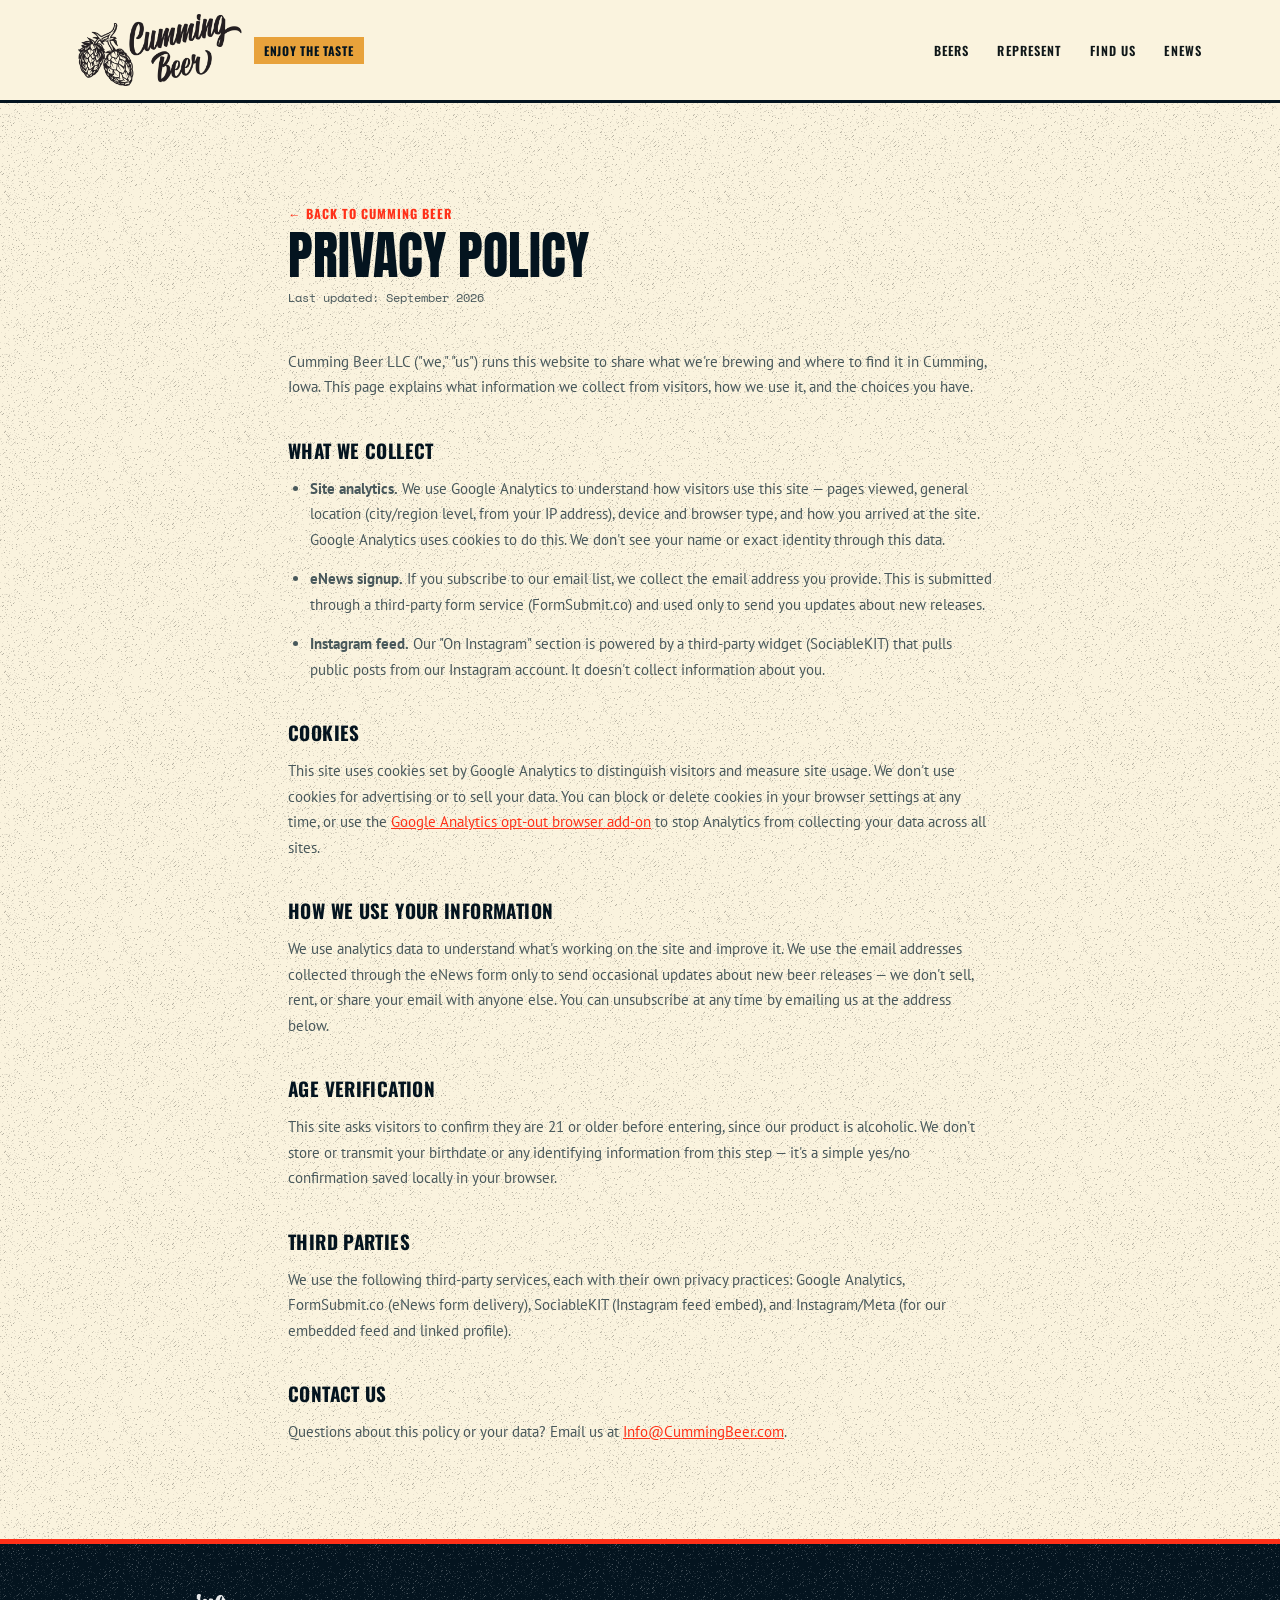
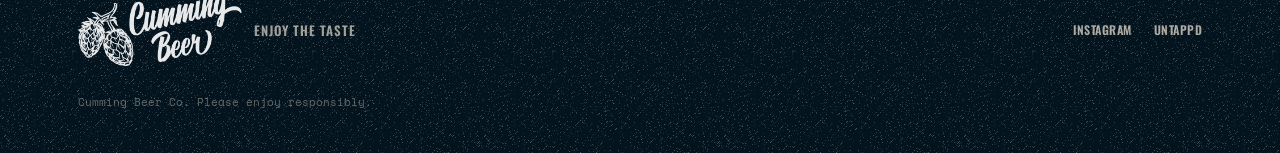
<file: privacy.html>
<!DOCTYPE html>
<html lang="en">
<head>
<meta charset="UTF-8">
<meta name="viewport" content="width=device-width, initial-scale=1.0">
<title>Privacy Policy | Cumming Beer Co.</title>
<meta name="description" content="Privacy policy for the Cumming Beer Co. website: what we collect, how we use it, and your choices.">
<link rel="canonical" href="https://cummingbeer.com/privacy.html">
<meta name="robots" content="noindex">
<link rel="icon" type="image/png" href="images/favicon.png">
<link rel="apple-touch-icon" href="images/favicon.png">
<link rel="stylesheet" href="css/style.css">
<link rel="stylesheet" href="https://fonts.googleapis.com/css2?family=Anton&family=Rye&family=Oswald:wght@500;600;700&family=PT+Sans:wght@400;700&family=Space+Mono:wght@400;700&family=Jost:wght@500&family=Caveat:wght@600;700&display=swap">
<style>
  .legal-wrap{max-width:760px;margin:0 auto;padding:100px 28px 80px;}
  .legal-wrap h1{font-family:'Anton',sans-serif;font-weight:400;text-transform:uppercase;font-size:clamp(32px,5.6vw,52px);line-height:0.95;margin:0 0 8px;color:var(--navy);}
  :root[data-theme="dark"] .legal-wrap h1{color:var(--ink);}
  @media (prefers-color-scheme:dark){ :root:not([data-theme="light"]) .legal-wrap h1{color:var(--ink);} }
  .legal-wrap .updated{font-family:'Space Mono',monospace;font-size:12px;color:var(--ink-soft);margin:0 0 40px;}
  .legal-wrap h2{font-family:'Oswald',sans-serif;font-weight:700;font-size:19px;text-transform:uppercase;letter-spacing:0.02em;margin:36px 0 12px;color:var(--navy);}
  :root[data-theme="dark"] .legal-wrap h2{color:var(--ink);}
  @media (prefers-color-scheme:dark){ :root:not([data-theme="light"]) .legal-wrap h2{color:var(--ink);} }
  .legal-wrap p, .legal-wrap li{font-size:15px;line-height:1.7;color:var(--ink-soft);margin:0 0 14px;}
  .legal-wrap ul{margin:0 0 14px;padding-left:22px;}
  .legal-wrap a{color:var(--red);}
  .legal-wrap .back{display:inline-block;margin-bottom:8px;font-family:'Oswald',sans-serif;font-weight:700;font-size:12.5px;letter-spacing:0.08em;text-transform:uppercase;text-decoration:none;color:var(--red);}
</style>
</head>
<body>

<nav>
  <div class="nav-row">
    <a class="brand" href="index.html">
      <img src="images/logo-nav.png" alt="Cumming Beer">
      <span class="brand-tagline">Enjoy the Taste</span>
    </a>
    <ul class="nav-links">
      <li><a href="index.html#beers">Beers</a></li>
      <li><a href="index.html#represent">Represent</a></li>
      <li><a href="index.html#find-us">Find Us</a></li>
      <li><a href="index.html#news">eNews</a></li>
    </ul>
  </div>
</nav>

<div class="legal-wrap">
  <a class="back" href="index.html">&larr; Back to Cumming Beer</a>
  <h1>Privacy Policy</h1>
  <p class="updated">Last updated: September 2026</p>

  <p>Cumming Beer LLC ("we," "us") runs this website to share what we're brewing and where to find it in Cumming, Iowa. This page explains what information we collect from visitors, how we use it, and the choices you have.</p>

  <h2>What we collect</h2>
  <ul>
    <li><strong>Site analytics.</strong> We use Google Analytics to understand how visitors use this site &mdash; pages viewed, general location (city/region level, from your IP address), device and browser type, and how you arrived at the site. Google Analytics uses cookies to do this. We don't see your name or exact identity through this data.</li>
    <li><strong>eNews signup.</strong> If you subscribe to our email list, we collect the email address you provide. This is submitted through a third-party form service (FormSubmit.co) and used only to send you updates about new releases.</li>
    <li><strong>Instagram feed.</strong> Our "On Instagram" section is powered by a third-party widget (SociableKIT) that pulls public posts from our Instagram account. It doesn't collect information about you.</li>
  </ul>

  <h2>Cookies</h2>
  <p>This site uses cookies set by Google Analytics to distinguish visitors and measure site usage. We don't use cookies for advertising or to sell your data. You can block or delete cookies in your browser settings at any time, or use the <a href="https://tools.google.com/dlpage/gaoptout" target="_blank" rel="noopener">Google Analytics opt-out browser add-on</a> to stop Analytics from collecting your data across all sites.</p>

  <h2>How we use your information</h2>
  <p>We use analytics data to understand what's working on the site and improve it. We use the email addresses collected through the eNews form only to send occasional updates about new beer releases &mdash; we don't sell, rent, or share your email with anyone else. You can unsubscribe at any time by emailing us at the address below.</p>

  <h2>Age verification</h2>
  <p>This site asks visitors to confirm they are 21 or older before entering, since our product is alcoholic. We don't store or transmit your birthdate or any identifying information from this step &mdash; it's a simple yes/no confirmation saved locally in your browser.</p>

  <h2>Third parties</h2>
  <p>We use the following third-party services, each with their own privacy practices: Google Analytics, FormSubmit.co (eNews form delivery), SociableKIT (Instagram feed embed), and Instagram/Meta (for our embedded feed and linked profile).</p>

  <h2>Contact us</h2>
  <p>Questions about this policy or your data? Email us at <a href="mailto:Info@CummingBeer.com">Info@CummingBeer.com</a>.</p>
</div>

<footer>
  <div class="wrap">
    <div class="foot-row">
      <div class="foot-brand">
        <img src="images/logo-nav.png" alt="Cumming Beer Co.">
        <span class="foot-tagline">Enjoy the Taste</span>
      </div>
      <ul class="foot-links">
        <li><a href="https://www.instagram.com/cummingbeer" target="_blank" rel="noopener">Instagram</a></li>
        <li><a href="https://untappd.com/CummingBeerLLC" target="_blank" rel="noopener">Untappd</a></li>
      </ul>
    </div>
    <p class="foot-copy">Cumming Beer Co. Please enjoy responsibly.</p>
  </div>
</footer>

</body>
</html>
</file>
<file: css/style.css>
:root{
    --navy:#04141F;
    --navy-deep:#010B11;
    --red:#FF3018;
    --red-deep:#C4210D;
    --gold:#E8A23B;
    --cream:#F4E5AE;
    --paper:#FAF3DE;
    --ink:#0F1719;
    --ink-soft:#48585B;
    --line:rgba(4,20,31,0.2);
    --card:#FFFFFF;
  }
  @media (prefers-color-scheme: dark){
    :root:not([data-theme="light"]){
      --paper:#0C1712;
      --card:#16231D;
      --ink:#F1EADA;
      --ink-soft:#A9B8AE;
      --line:rgba(241,234,218,0.18);
      --cream:#2A3B2E;
    }
  }
  :root[data-theme="dark"]{
    --paper:#0C1712;
    --card:#16231D;
    --ink:#F1EADA;
    --ink-soft:#A9B8AE;
    --line:rgba(241,234,218,0.18);
    --cream:#2A3B2E;
  }

  *{box-sizing:border-box;}
  .sr-only{position:absolute;width:1px;height:1px;padding:0;margin:-1px;overflow:hidden;clip:rect(0,0,0,0);white-space:nowrap;border:0;}
  html{scroll-behavior:smooth;}
  body{
    margin:0;
    background:var(--paper);
    background-image:url(../images/grain-dark.png);
    background-repeat:repeat;
    color:var(--ink);
    font-family:'PT Sans','Segoe UI',Arial,sans-serif;
    -webkit-font-smoothing:antialiased;
    overflow-x:hidden;
  }
  @media (prefers-color-scheme: dark){ :root:not([data-theme="light"]) body{background-image:url(../images/grain-light.png);} }
  :root[data-theme="dark"] body{background-image:url(../images/grain-light.png);}
  ::selection{background:var(--red);color:#fff;}
  img{max-width:100%;display:block;}
  a{color:inherit;}
  .wrap{max-width:1180px;margin:0 auto;padding:0 28px;position:relative;z-index:1;}
  section{padding:100px 0;}
  @media (max-width:640px){ section{padding:64px 0;} }

  .eyebrow{
    display:inline-block;
    font-family:'Oswald',sans-serif;
    font-weight:700;
    font-size:11.5px;
    letter-spacing:0.14em;
    text-transform:uppercase;
    color:#fff;
    background:var(--red);
    padding:5px 12px 4px;
    transform:skew(-9deg);
    margin:0 0 20px;
  }
  .eyebrow span{display:inline-block;transform:skew(9deg);}
  h2.head{
    font-family:'Anton',sans-serif;
    font-weight:400;
    text-transform:uppercase;
    letter-spacing:0.005em;
    font-size:clamp(38px,6.4vw,78px);
    line-height:0.9;
    margin:0 0 18px;
    text-wrap:balance;
    color:var(--navy);
  }
  :root[data-theme="dark"] h2.head{color:var(--ink);}
  @media (prefers-color-scheme:dark){ :root:not([data-theme="light"]) h2.head{color:var(--ink);} }
  h2.head.pop{
    color:var(--paper);
    -webkit-text-stroke:2px var(--navy);
    text-shadow:5px 5px 0 var(--red);
  }
  :root[data-theme="dark"] h2.head.pop{color:var(--ink);-webkit-text-stroke:2px var(--paper);}
  .lede{
    font-size:16.5px;
    line-height:1.7;
    color:var(--ink-soft);
    max-width:56ch;
    margin:0 0 40px;
  }
  .script{font-family:'Caveat',cursive;}

  /* ---------- Nav ---------- */
  nav{
    position:sticky;
    top:0;
    z-index:40;
    background:var(--paper);
    border-bottom:3px solid var(--navy);
  }
  :root[data-theme="dark"] nav{background:var(--paper);border-bottom-color:var(--ink);}
  @media (prefers-color-scheme:dark){ :root:not([data-theme="light"]) nav{background:var(--paper);border-bottom-color:var(--ink);} }
  .nav-row{
    display:flex;
    align-items:center;
    justify-content:space-between;
    padding:14px 28px;
    max-width:1180px;
    margin:0 auto;
  }
  .brand{
    display:flex;
    align-items:center;
    gap:12px;
    text-decoration:none;
  }
  .brand img{height:72px;width:auto;display:block;}
  :root[data-theme="dark"] .brand img{filter:invert(1) brightness(1.2);}
  @media (prefers-color-scheme:dark){ :root:not([data-theme="light"]) .brand img{filter:invert(1) brightness(1.2);} }
  .brand-tagline{
    display:inline-block;
    font-family:'Oswald',sans-serif;
    font-weight:700;
    font-size:12px;
    letter-spacing:0.06em;
    text-transform:uppercase;
    color:var(--navy);
    background:var(--gold);
    padding:5px 10px;
  }
  .nav-links{
    display:flex;
    gap:28px;
    list-style:none;
    margin:0;
    padding:0;
    font-family:'Oswald',sans-serif;
    font-weight:600;
    font-size:12.5px;
    letter-spacing:0.09em;
    text-transform:uppercase;
  }
  .nav-links a{text-decoration:none;border-bottom:3px solid transparent;padding-bottom:4px;}
  .nav-links a:hover{border-color:var(--red);color:var(--red);}
  @media (max-width:640px){ .nav-links{display:none;} }

  /* ---------- Hero ---------- */
  .hero{
    position:relative;
    background:var(--navy);
    overflow:hidden;
  }
  @media (max-width:860px){ .hero{display:flex;flex-direction:column;} }
  .hero-copy{
    position:relative;
    z-index:1;
    width:50%;
    display:flex;
    flex-direction:column;
    justify-content:center;
    padding:320px 52px;
    background:var(--navy);
    background-image:url(../images/grain-light.png);
    background-repeat:repeat;
    clip-path:polygon(0 0,100% 0,88% 100%,0 100%);
  }
  @media (max-width:860px){ .hero-copy{width:100%;padding:64px 28px 44px;clip-path:none;} }
  .hero .eyebrow{margin-bottom:22px;}
  .hero h1{
    font-family:'Anton',sans-serif;
    font-weight:400;
    text-transform:uppercase;
    font-size:clamp(56px,9.2vw,118px);
    line-height:0.86;
    margin:0 0 20px;
    color:#FAF3DE;
    text-wrap:balance;
  }
  .hero .tagline{
    display:inline-block;
    font-family:'Oswald',sans-serif;
    font-weight:700;
    font-size:15px;
    letter-spacing:0.06em;
    text-transform:uppercase;
    color:var(--navy);
    background:var(--gold);
    padding:8px 16px;
    transform:rotate(-3deg);
    margin:0 0 28px;
    width:fit-content;
  }
  .hero p.desc{
    font-size:16.5px;
    line-height:1.7;
    color:rgba(250,243,222,0.82);
    max-width:64ch;
    margin:0 0 34px;
    text-wrap:pretty;
  }
  .hero-ctas{display:flex;gap:14px;flex-wrap:wrap;}
  .btn{
    font-family:'Oswald',sans-serif;
    font-weight:700;
    font-size:13px;
    letter-spacing:0.08em;
    text-transform:uppercase;
    text-decoration:none;
    padding:15px 28px;
    border-radius:2px;
    display:inline-block;
    border:2.5px solid var(--red);
  }
  .btn.solid{background:var(--red);border-color:var(--red);color:#fff;}
  .btn.outline{color:#FAF3DE;border-color:#FAF3DE;}
  .btn.outline:hover{background:#FAF3DE;color:var(--navy);}
  .btn.solid:hover{background:var(--red-deep);border-color:var(--red-deep);}

  .hero-photo{
    position:absolute;
    top:0;
    right:0;
    bottom:0;
    width:50%;
    overflow:hidden;
  }
  .hero-photo img{
    width:100%;
    height:100%;
    object-fit:cover;
    object-position:45% 50%;
  }
  @media (max-width:860px){ .hero-photo{position:static;width:100%;height:300px;order:-1;} }
  .hero-photo .cap{
    position:absolute;
    left:16px;
    bottom:14px;
    font-family:'Space Mono',monospace;
    font-size:10.5px;
    letter-spacing:0.04em;
    color:#fff;
    background:var(--red);
    padding:5px 11px;
  }

  /* ---------- Beer lineup ---------- */
  .beer-grid{
    display:grid;
    grid-template-columns:repeat(4,1fr);
    gap:12px;
  }
  @media (max-width:920px){ .beer-grid{grid-template-columns:repeat(2,1fr);} }
  @media (max-width:520px){ .beer-grid{grid-template-columns:1fr;} }
  .beer-card{
    position:relative;
    background:var(--card);
    border:2.5px solid var(--navy);
    border-radius:0;
    overflow:hidden;
    cursor:pointer;
    text-align:left;
    padding:0;
    font:inherit;
    color:inherit;
    box-shadow:7px 7px 0 var(--line);
    transition:transform 0.18s ease, box-shadow 0.18s ease;
  }
  :root[data-theme="dark"] .beer-card{border-color:var(--ink);}
  @media (prefers-color-scheme:dark){ :root:not([data-theme="light"]) .beer-card{border-color:var(--ink);} }
  .beer-card:hover{transform:translate(-4px,-6px) rotate(-0.6deg);box-shadow:11px 11px 0 var(--accent, var(--red));}
  .beer-card:focus-visible{outline:2px solid var(--red);outline-offset:3px;}
  .beer-card.beer-card--free{
    background:transparent;
    border:none;
    box-shadow:none;
    display:flex;flex-direction:column;
  }
  .beer-card.beer-card--free:hover{
    transform:translateY(-5px);
    box-shadow:none;
  }
  .can-stage-wrap{
    display:flex;align-items:flex-end;justify-content:center;
    height:280px;
    padding:10px 0 18px;
  }
  .can-stage-wrap .can-stage{height:100%;}
  .beer-visual{
    display:flex;align-items:flex-end;justify-content:center;
    height:390px;
    padding:12px 0 16px;
  }
  .beer-visual img{max-height:100%;max-width:96%;width:auto;object-fit:contain;
    filter:drop-shadow(0 16px 18px rgba(0,0,0,0.32));transition:transform 0.3s ease;}
  .beer-card--free:hover .beer-visual img{transform:scale(1.05) translateY(-3px);}
  .beer-card--free .beer-info{text-align:center;padding:0 6px 4px;}
  .beer-thumb{
    position:relative;
    aspect-ratio:4/3;
    overflow:hidden;
    border-bottom:2.5px solid var(--navy);
  }
  :root[data-theme="dark"] .beer-thumb{border-color:var(--ink);}
  @media (prefers-color-scheme:dark){ :root:not([data-theme="light"]) .beer-thumb{border-color:var(--ink);} }
  .beer-thumb img{width:100%;height:100%;object-fit:cover;transition:transform 0.3s ease;}
  .beer-card:hover .beer-thumb img{transform:scale(1.06);}
  .beer-tape{
    position:absolute;
    width:58px;height:22px;
    background:rgba(244,229,174,0.9);
    top:-8px;left:14px;
    transform:rotate(-6deg);
    box-shadow:0 1px 2px rgba(0,0,0,0.18);
    z-index:2;
  }
  .beer-info{padding:18px 18px 22px;}
  .beer-info .style{
    font-family:'Space Mono',monospace;
    font-size:11px;
    letter-spacing:0.08em;
    text-transform:uppercase;
    color:var(--accent, var(--ink-soft));
    margin:0 0 6px;
  }
  .beer-info .name{
    font-family:'Anton',sans-serif;
    font-weight:400;
    font-size:23px;
    text-transform:uppercase;
    margin:0 0 8px;
    line-height:1.02;
  }
  .beer-info .abv{
    font-family:'Space Mono',monospace;
    font-weight:700;
    font-size:11.5px;
    color:var(--ink-soft);
  }

  /* ---------- Modal ---------- */
  .modal-backdrop{
    position:fixed;inset:0;z-index:100;
    background:rgba(4,20,31,0.72);
    backdrop-filter:blur(3px);
    display:flex;align-items:center;justify-content:center;
    padding:24px;
    opacity:0;pointer-events:none;
    transition:opacity 0.2s ease;
  }
  .modal-backdrop.open{opacity:1;pointer-events:auto;}
  .modal{
    background:var(--card);
    border-radius:0;
    border:3px solid var(--navy);
    max-width:520px;
    width:100%;
    max-height:90vh;
    overflow:auto;
    transform:translateY(14px) scale(0.98);
    transition:transform 0.2s ease;
  }
  :root[data-theme="dark"] .modal{border-color:var(--ink);}
  @media (prefers-color-scheme:dark){ :root:not([data-theme="light"]) .modal{border-color:var(--ink);} }
  .modal-backdrop.open .modal{transform:translateY(0) scale(1);}
  .modal-hero{
    position:relative;
    background:var(--accent, var(--navy));
    padding:38px 30px 30px;
    display:flex;
    align-items:center;
    justify-content:center;
    border-bottom:5px solid var(--accent, var(--red));
  }
  .modal img{max-width:62%;max-height:46vh;width:auto;height:auto;object-fit:contain;filter:drop-shadow(0 18px 24px rgba(0,0,0,0.35));}
  .modal-hero.photo-mode{padding:0;overflow:hidden;background:var(--navy);border-bottom:5px solid var(--accent, var(--red));}
  .modal-hero.photo-mode img{max-width:100%;max-height:none;width:100%;height:100%;object-fit:cover;filter:none;display:block;}
  .modal-hero.photo-mode::after{
    content:'';
    position:absolute;inset:0;
    background-image:url(../images/grain-dark.png);
    background-repeat:repeat;
    mix-blend-mode:multiply;
    opacity:0.55;
    pointer-events:none;
  }

  /* ---------- Can Spin (interactive) ---------- */
  .beer-thumb.can-thumb{
    display:flex;align-items:center;justify-content:center;
    background:var(--accent,#E1731D);
  }
  .beer-thumb.can-thumb img{width:auto;height:85%;object-fit:contain;filter:drop-shadow(0 12px 14px rgba(0,0,0,0.35));}
  .can-stage{
    position:relative;
    height:90%;
    aspect-ratio:196/430;
    cursor:grab;
    touch-action:pan-y;
    filter:drop-shadow(0 8px 10px rgba(0,0,0,0.4));
    -webkit-user-select:none;user-select:none;
  }
  .can-stage:active{cursor:grabbing;}
  .can-cap{
    position:absolute;left:5%;right:5%;top:0;height:9%;z-index:3;
    border-radius:50% 50% 3px 3px/70% 70% 3px 3px;
    background:linear-gradient(180deg,#b9bdc0 0%,#4a4d50 14%,#1c1e20 42%,#0a0b0c 75%,#000000 100%);
    box-shadow:inset 0 -3px 5px rgba(0,0,0,0.5), inset 0 2px 2px rgba(255,255,255,0.5);
  }
  .can-foot{
    position:absolute;left:6%;right:6%;bottom:0;height:6%;z-index:3;
    border-radius:3px 3px 40% 40%/3px 3px 100% 100%;
    background:linear-gradient(180deg,#000000 0%,#0d0e0f 50%,#2a2d30 78%,#6b6f73 100%);
    box-shadow:inset 0 3px 4px rgba(0,0,0,0.5), inset 0 -2px 2px rgba(255,255,255,0.3);
  }
  .can-body{
    position:absolute;left:0;right:0;top:7%;bottom:5%;z-index:1;
    overflow:hidden;background-repeat:repeat-x;background-size:auto 100%;background-position:0 0;
    background-color:#0d0e0f;
  }
  .can-shadow,.can-highlight{position:absolute;inset:0;pointer-events:none;z-index:2;}
  .can-shadow{
    background:
      linear-gradient(90deg, rgba(0,0,0,0.6) 0%, rgba(0,0,0,0) 20%, rgba(0,0,0,0) 78%, rgba(0,0,0,0.6) 100%),
      linear-gradient(180deg, rgba(0,0,0,0.26) 0%, rgba(0,0,0,0) 14%, rgba(0,0,0,0) 82%, rgba(0,0,0,0.32) 100%);
    mix-blend-mode:multiply;
  }
  .can-highlight{
    background:linear-gradient(90deg, transparent 16%, rgba(255,255,255,0.5) 31%, rgba(255,255,255,0.1) 40%, transparent 54%);
    mix-blend-mode:screen;
  }
  .modal-body{
    padding:28px 30px 32px;
    position:relative;
    background:var(--card);
    background-image:url(../images/grain-dark.png);
    background-repeat:repeat;
  }
  :root[data-theme="dark"] .modal-body{background-image:url(../images/grain-light.png);}
  @media (prefers-color-scheme:dark){ :root:not([data-theme="light"]) .modal-body{background-image:url(../images/grain-light.png);} }
  .modal-close{
    position:absolute;top:14px;right:14px;
    width:34px;height:34px;
    border-radius:50%;
    border:2px solid #fff;
    background:rgba(4,20,31,0.35);
    color:#fff;
    cursor:pointer;
    font-size:17px;
    line-height:1;
    z-index:2;
  }
  .modal-body .style{
    font-family:'Space Mono',monospace;
    font-size:11.5px;
    letter-spacing:0.08em;
    text-transform:uppercase;
    color:var(--accent,var(--red));
    margin:0 0 8px;
  }
  .modal-body h3{
    font-family:'Anton',sans-serif;
    font-weight:400;
    text-transform:uppercase;
    font-size:clamp(30px,7vw,42px);
    line-height:0.95;
    margin:0 0 10px;
    text-wrap:balance;
    color:var(--ink);
    -webkit-text-stroke:1.3px var(--accent, var(--red));
    text-shadow:3px 3px 0 var(--accent, var(--red));
  }
  .modal-body .abv{
    font-family:'Space Mono',monospace;
    font-weight:700;
    font-size:12.5px;
    color:var(--ink-soft);
    margin:0 0 18px;
  }
  .modal-body p.desc{font-size:14.5px;line-height:1.65;color:var(--ink-soft);margin:0;}
  .desc p{margin:0 0 10px;}
  .desc p:last-child{margin-bottom:0;}
  .tasting-label{font-family:'Space Mono',monospace;font-size:11px;letter-spacing:0.08em;text-transform:uppercase;font-weight:700;color:var(--accent,var(--red));margin:0 0 5px;}
  .desc p.tasting-label ~ p.tasting-label{margin-top:4px;}
  @media (min-width:700px){
    .modal-backdrop{overflow-y:auto;align-items:flex-start;}
    .modal{
      max-width:900px;
      max-height:none;
      display:grid;
      grid-template-columns:minmax(0,1.05fr) minmax(0,0.95fr);
      overflow:visible;
      margin:auto;
    }
    .modal-hero{
      min-height:420px;
      border-bottom:0;
      border-right:5px solid var(--accent, var(--red));
    }
    .modal-hero.photo-mode{border-bottom:0;border-right:5px solid var(--accent, var(--red));}
    .modal-body{overflow-y:visible;}
  }

  /* ---------- Represent ---------- */
  .represent{
    background:var(--navy);
    background-image:url(../images/grain-light.png);
    background-repeat:repeat;
    color:#F3EAD9;
    position:relative;
  }
  .represent .eyebrow{background:var(--gold);color:var(--navy);}
  .represent h2.head{color:#FAF3DE;-webkit-text-stroke:2px var(--red);text-shadow:5px 5px 0 var(--red);}
  .represent p.lede{color:rgba(243,234,217,0.8);}
  .represent p.lede a{color:var(--gold);font-weight:700;text-decoration:none;}
  .represent p.lede a:hover{text-decoration:underline;}
  .represent p.lede + p.lede{margin-top:-24px;}
  .rep-row{display:grid;grid-template-columns:1.1fr 0.9fr;gap:0 44px;align-items:stretch;}
  @media (max-width:820px){ .rep-row{grid-template-columns:1fr;gap:32px;} }
  .rep-photos{display:grid;grid-template-columns:1fr 1fr;grid-template-rows:1fr 1fr;gap:0;border:3px solid var(--gold);height:100%;}
  .rep-photos img{height:100%;width:100%;object-fit:cover;}
  .rep-photos img:first-child{grid-row:1/3;}
  @media (max-width:820px){ .rep-photos{height:auto;} .rep-photos img{aspect-ratio:1/1;height:auto;} .rep-photos img:first-child{aspect-ratio:auto;height:100%;} }

  /* ---------- Roads ---------- */
  .roads{text-align:center;}
  .roads h2.head{font-family:'Anton',sans-serif;text-transform:uppercase;font-size:clamp(34px,5.6vw,64px);color:var(--navy);}
  :root[data-theme="dark"] .roads h2.head{color:var(--ink);}
  @media (prefers-color-scheme:dark){ :root:not([data-theme="light"]) .roads h2.head{color:var(--ink);} }
  .roads .lede{margin-left:auto;margin-right:auto;}
  .sign-post{
    display:flex;
    flex-direction:column;
    align-items:center;
    gap:4px;
    max-width:380px;
    margin:40px auto 0;
  }
  .sign{
    width:100%;
    background:var(--navy);
    color:#F3EAD9;
    font-family:'Oswald',sans-serif;
    font-weight:700;
    letter-spacing:0.05em;
    text-transform:uppercase;
    font-size:16px;
    padding:15px 20px;
    display:flex;
    justify-content:space-between;
    border:3px solid var(--gold);
  }
  .sign:nth-child(1){transform:translateX(-18px) rotate(-1.5deg);}
  .sign:nth-child(2){transform:translateX(14px) rotate(1.5deg);}
  .sign:nth-child(3){transform:translateX(-10px) rotate(1deg);}
  .sign:nth-child(4){transform:translateX(16px) rotate(-1deg);}
  .sign:nth-child(5){transform:translateX(-14px) rotate(1.5deg);}
  .sign:nth-child(6){transform:translateX(10px) rotate(-1.5deg);}
  .sign .mi{font-family:'Space Mono',monospace;font-weight:700;color:var(--gold);}
  .post{width:9px;height:200px;background:var(--gold);}

  /* ---------- Find us ---------- */
  .find-grid{display:grid;grid-template-columns:1fr 1fr;gap:26px;}
  @media (max-width:760px){ .find-grid{grid-template-columns:1fr;} }
  .find-card{
    display:block;
    background:var(--card);
    border:2.5px solid var(--navy);
    border-radius:0;
    overflow:hidden;
    text-decoration:none;
    color:inherit;
    transition:transform 0.2s ease, box-shadow 0.2s ease;
  }
  .find-card:hover{transform:translateY(-3px);box-shadow:0 10px 20px rgba(0,0,0,0.15);}
  :root[data-theme="dark"] .find-card{border-color:var(--ink);}
  @media (prefers-color-scheme:dark){ :root:not([data-theme="light"]) .find-card{border-color:var(--ink);} }
  .find-card img{width:100%;aspect-ratio:16/10;object-fit:cover;}
  .find-body{padding:22px 24px 26px;}
  .find-body .tag{
    display:inline-block;
    font-family:'Oswald',sans-serif;
    font-weight:700;
    font-size:11px;
    letter-spacing:0.06em;
    text-transform:uppercase;
    color:#fff;
    background:var(--red);
    padding:4px 10px;
    margin:0 0 10px;
  }
  .find-body h3{
    font-family:'Anton',sans-serif;
    font-weight:400;
    text-transform:uppercase;
    font-size:23px;
    margin:0 0 8px;
  }
  .find-body p{font-size:14px;line-height:1.6;color:var(--ink-soft);margin:0;}

  /* ---------- Instagram ---------- */
  .ig-head{display:flex;align-items:center;justify-content:space-between;flex-wrap:wrap;gap:12px;margin-bottom:24px;}
  .ig-handle{font-family:'Space Mono',monospace;font-weight:700;font-size:13px;text-decoration:none;border-bottom:2px solid var(--red);padding-bottom:2px;}
  .ig-handle:hover{color:var(--red);}
  .ig-grid{
    display:grid;
    grid-template-columns:repeat(6,1fr);
    gap:0;
    width:100vw;
    margin-left:calc(50% - 50vw);
    margin-right:calc(50% - 50vw);
    border-top:3px solid var(--navy);
    border-bottom:3px solid var(--navy);
  }
  :root[data-theme="dark"] .ig-grid{border-color:var(--ink);}
  @media (prefers-color-scheme:dark){ :root:not([data-theme="light"]) .ig-grid{border-color:var(--ink);} }
  @media (max-width:760px){ .ig-grid{grid-template-columns:repeat(3,1fr);} }
  .ig-embed-frame{width:100vw;margin-left:calc(50% - 50vw);margin-right:calc(50% - 50vw);}
  .ig-embed-frame .sk-instagram-feed{padding:0 !important;width:100% !important;max-width:none !important;}
  .sk-instagram-feed .sk-instagram-feed-item{aspect-ratio:1/1 !important;height:auto !important;overflow:hidden;position:relative;}
  .sk-instagram-feed .sk-img-sizer,
  .sk-instagram-feed .sk-ig-post-img{width:100% !important;height:100% !important;object-fit:cover !important;position:absolute;inset:0;}
  .ig-embed-frame .sk_branding a.tutorial_link{color:var(--red) !important;text-decoration:none !important;}
  .photo-band{
    width:100vw;
    margin-left:calc(50% - 50vw);
    margin-right:calc(50% - 50vw);
    line-height:0;
    position:relative;
    border-top:3px solid var(--gold);
    border-bottom:3px solid var(--gold);
  }
  .photo-band + .photo-band{border-top:0;}
  .photo-band img{width:100%;height:auto;display:block;object-fit:cover;max-height:78vh;}
  @media (max-width:760px){ .photo-band img{max-height:52vh;object-fit:cover;} }
  .photo-band-pair{display:grid;grid-template-columns:1fr 1fr;}
  .photo-band-cell{position:relative;line-height:0;overflow:hidden;}
  .photo-band-cell:first-child{border-right:3px solid var(--gold);}
  .photo-band-cell img{height:100%;}
  .photo-band-caption{
    position:absolute;left:16px;bottom:16px;
    background:var(--red);
    color:#fff;
    font-family:'Space Mono',monospace;
    font-weight:700;
    font-size:13px;
    line-height:1.3;
    letter-spacing:0.01em;
    padding:7px 12px;
  }
  .ig-tile{position:relative;aspect-ratio:1/1;overflow:hidden;background:var(--cream);}
  .ig-tile img{width:100%;height:100%;object-fit:cover;transition:transform 0.4s ease;}
  .ig-tile::after{content:"";position:absolute;inset:0;background:var(--red);opacity:0;transition:opacity 0.25s ease;mix-blend-mode:multiply;}
  .ig-tile:hover img{transform:scale(1.1);}
  .ig-tile:hover::after{opacity:0.22;}

  /* ---------- eNews + order ---------- */
  .two-col{display:grid;grid-template-columns:1fr 1fr;gap:26px;}
  @media (max-width:820px){ .two-col{grid-template-columns:1fr;} }
  .panel{
    background:var(--card);
    border:2.5px solid var(--navy);
    border-radius:0;
    padding:34px 30px;
  }
  :root[data-theme="dark"] .panel{border-color:var(--ink);}
  @media (prefers-color-scheme:dark){ :root:not([data-theme="light"]) .panel{border-color:var(--ink);} }
  .panel h3{
    font-family:'Anton',sans-serif;
    font-weight:400;
    text-transform:uppercase;
    font-size:22px;
    margin:0 0 10px;
  }
  .panel p{font-size:13.5px;line-height:1.6;color:var(--ink-soft);margin:0 0 20px;}
  .enews-row{display:flex;gap:8px;flex-wrap:wrap;}
  .enews-row input[type="email"]{
    flex:1;min-width:160px;
    font-family:'PT Sans',sans-serif;
    font-size:14px;padding:12px 13px;
    border-radius:2px;border:2px solid var(--line);
    background:var(--paper);color:var(--ink);
  }
  .enews-row button{
    font-family:'Oswald',sans-serif;
    font-weight:700;
    font-size:12.5px;letter-spacing:0.06em;text-transform:uppercase;
    padding:12px 20px;border-radius:2px;border:2px solid var(--red);
    background:var(--red);color:#fff;cursor:pointer;
  }
  .enews-row button:hover{background:var(--red-deep);border-color:var(--red-deep);}
  .form-status{font-size:12px;margin:10px 0 0;min-height:16px;}
  .form-status.ok{color:#3d7a4f;}
  .order-contact{
    font-family:'Space Mono',monospace;
    font-size:12.5px;
    color:var(--ink-soft);
    border:2px dashed var(--line);
    padding:12px 14px;
  }

  /* ---------- Footer ---------- */
  footer{
    background:var(--navy);
    background-image:url(../images/grain-light.png);
    background-repeat:repeat;
    color:rgba(243,234,217,0.7);
    padding:50px 0 32px;
    border-top:5px solid var(--red);
  }
  .foot-row{display:flex;justify-content:space-between;align-items:center;flex-wrap:wrap;gap:20px;}
  .foot-brand{display:flex;align-items:center;gap:12px;}
  .foot-brand img{height:72px;width:auto;filter:brightness(0) invert(1);opacity:0.9;}
  .foot-tagline{font-family:'Oswald',sans-serif;font-weight:600;font-size:13px;letter-spacing:0.08em;text-transform:uppercase;color:#F3EAD9;opacity:0.65;}
  .foot-links{display:flex;gap:22px;font-family:'Oswald',sans-serif;font-weight:600;font-size:12px;letter-spacing:0.04em;text-transform:uppercase;list-style:none;padding:0;margin:0;}
  .foot-links a{text-decoration:none;}
  .foot-links a:hover{color:var(--red);}
  .foot-copy{margin-top:28px;font-family:'Space Mono',monospace;font-size:11px;opacity:0.55;}

  /* ---------- Age gate ---------- */
  .age-gate{position:fixed;inset:0;z-index:999;display:flex;align-items:center;justify-content:center;padding:24px;background:rgba(1,11,17,0.82);backdrop-filter:blur(6px);}
  .age-gate[hidden]{display:none;}
  .age-card{width:100%;max-width:380px;background:var(--navy);color:#F3EAD9;border:3px solid var(--red);padding:36px 28px 28px;text-align:center;box-shadow:0 30px 60px rgba(0,0,0,0.5);}
  .age-card svg{width:34px;height:34px;margin:0 auto 14px;opacity:0.9;}
  .age-card-art{width:auto;height:110px;margin:0 auto 14px;display:block;opacity:0.95;}
  .age-card .eb{font-family:'Oswald',sans-serif;font-weight:700;font-size:11px;letter-spacing:0.14em;text-transform:uppercase;color:var(--red);margin:0 0 10px;}
  .age-card h3{font-family:'Anton',sans-serif;font-weight:400;text-transform:uppercase;font-size:24px;margin:0 0 10px;}
  .age-card p{font-size:13.5px;line-height:1.6;color:rgba(243,234,217,0.72);margin:0 0 22px;}
  .ag-actions{display:flex;gap:12px;}
  .ag-btn{flex:1;font-family:'Oswald',sans-serif;font-weight:700;font-size:13px;text-transform:uppercase;letter-spacing:0.04em;padding:12px 14px;border-radius:2px;border:2px solid rgba(243,234,217,0.4);background:transparent;color:#F3EAD9;cursor:pointer;}
  .ag-btn.primary{background:var(--red);border-color:var(--red);color:#fff;}
  .ag-btn:hover{background:rgba(243,234,217,0.12);}
  .ag-btn.primary:hover{background:var(--red-deep);border-color:var(--red-deep);}

  /* ---------- Cookie notice ---------- */
  .cookie-note{
    position:fixed;
    left:20px;right:20px;bottom:20px;
    z-index:900;
    max-width:520px;
    margin:0 auto;
    background:var(--navy);
    color:#F3EAD9;
    border:2.5px solid var(--gold);
    padding:16px 18px;
    display:flex;
    align-items:center;
    gap:16px;
    flex-wrap:wrap;
    box-shadow:0 12px 30px rgba(0,0,0,0.3);
  }
  .cookie-note[hidden]{display:none;}
  .cookie-note p{margin:0;font-size:13px;line-height:1.5;flex:1;min-width:200px;}
  .cookie-note a{color:var(--gold);}
  .cookie-btn{
    font-family:'Oswald',sans-serif;
    font-weight:700;
    font-size:12.5px;
    letter-spacing:0.06em;
    text-transform:uppercase;
    padding:10px 18px;
    border-radius:2px;
    border:2px solid var(--gold);
    background:var(--gold);
    color:var(--navy);
    cursor:pointer;
  }
  .cookie-btn:hover{background:transparent;color:var(--gold);}

  @media (prefers-reduced-motion: reduce){
    html{scroll-behavior:auto;}
    .beer-card, .modal, .modal-backdrop, .ig-tile img{transition:none !important;}
  }
</file>
